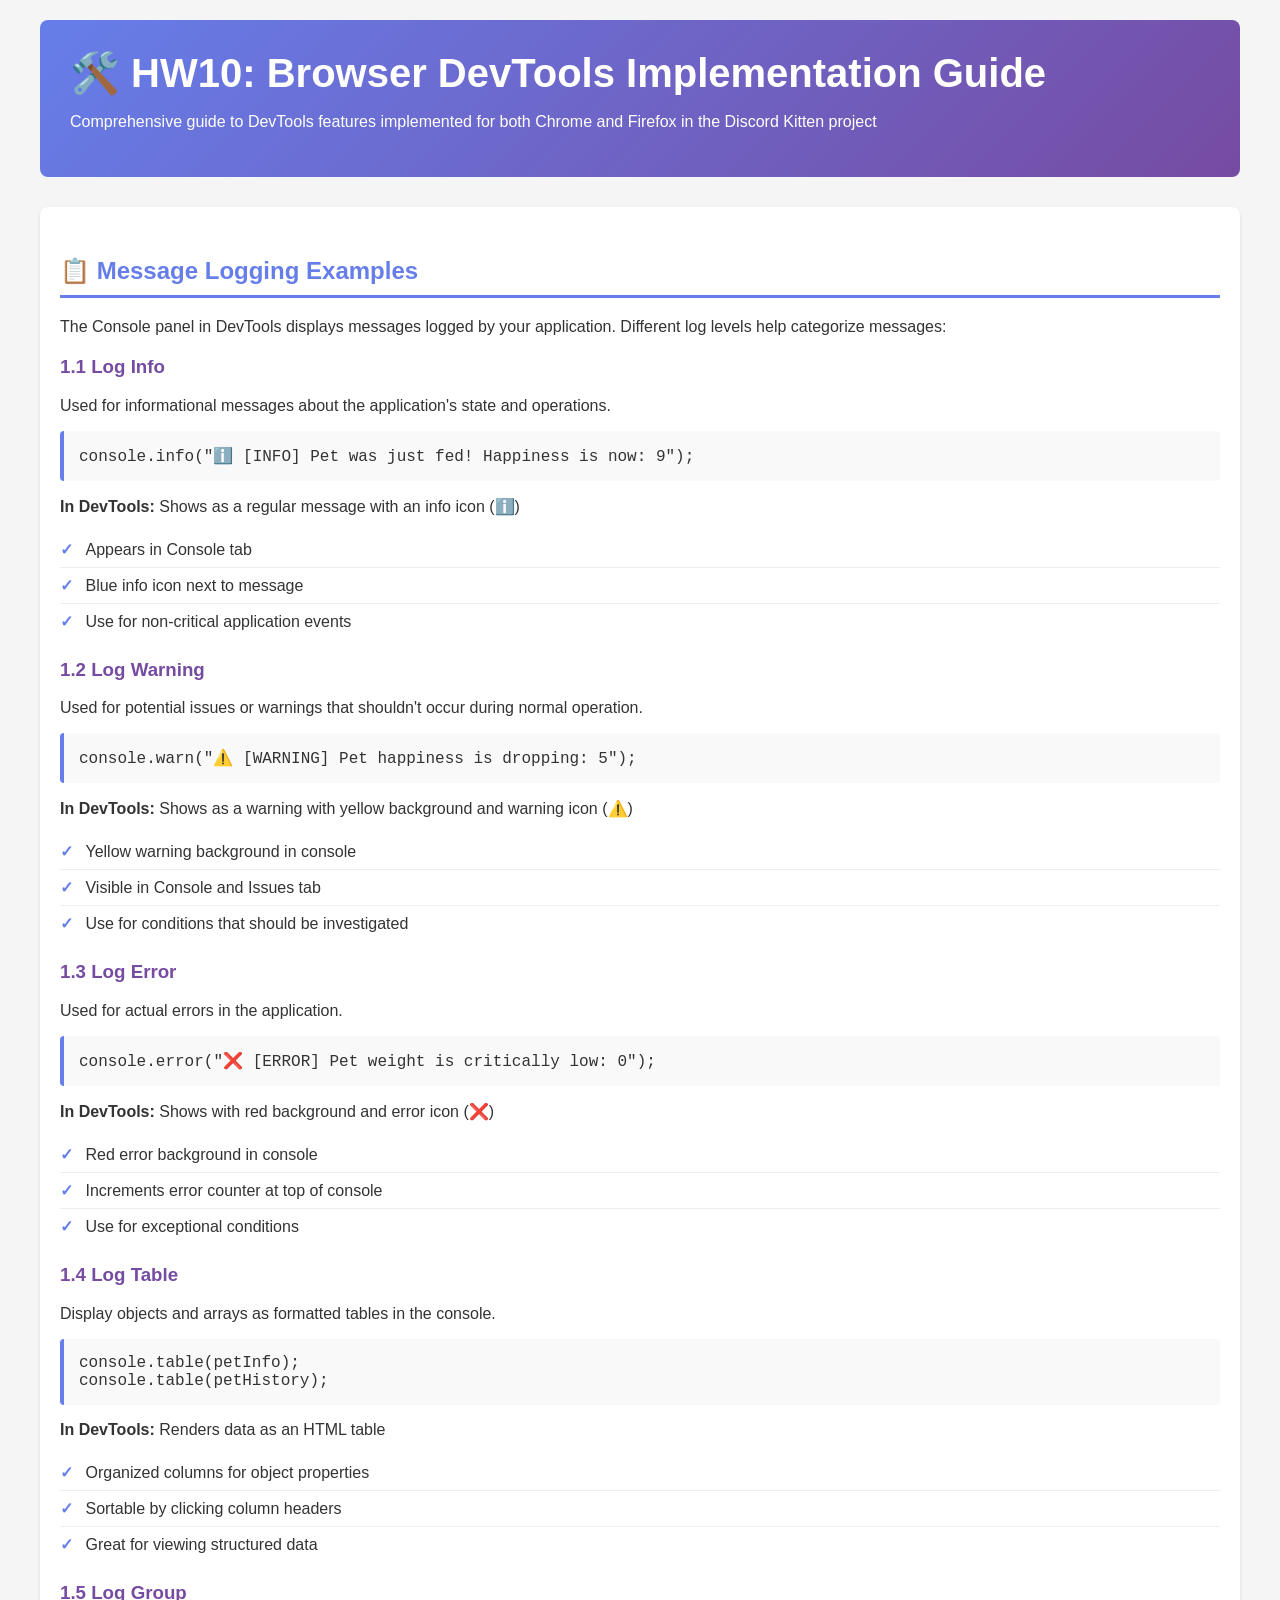
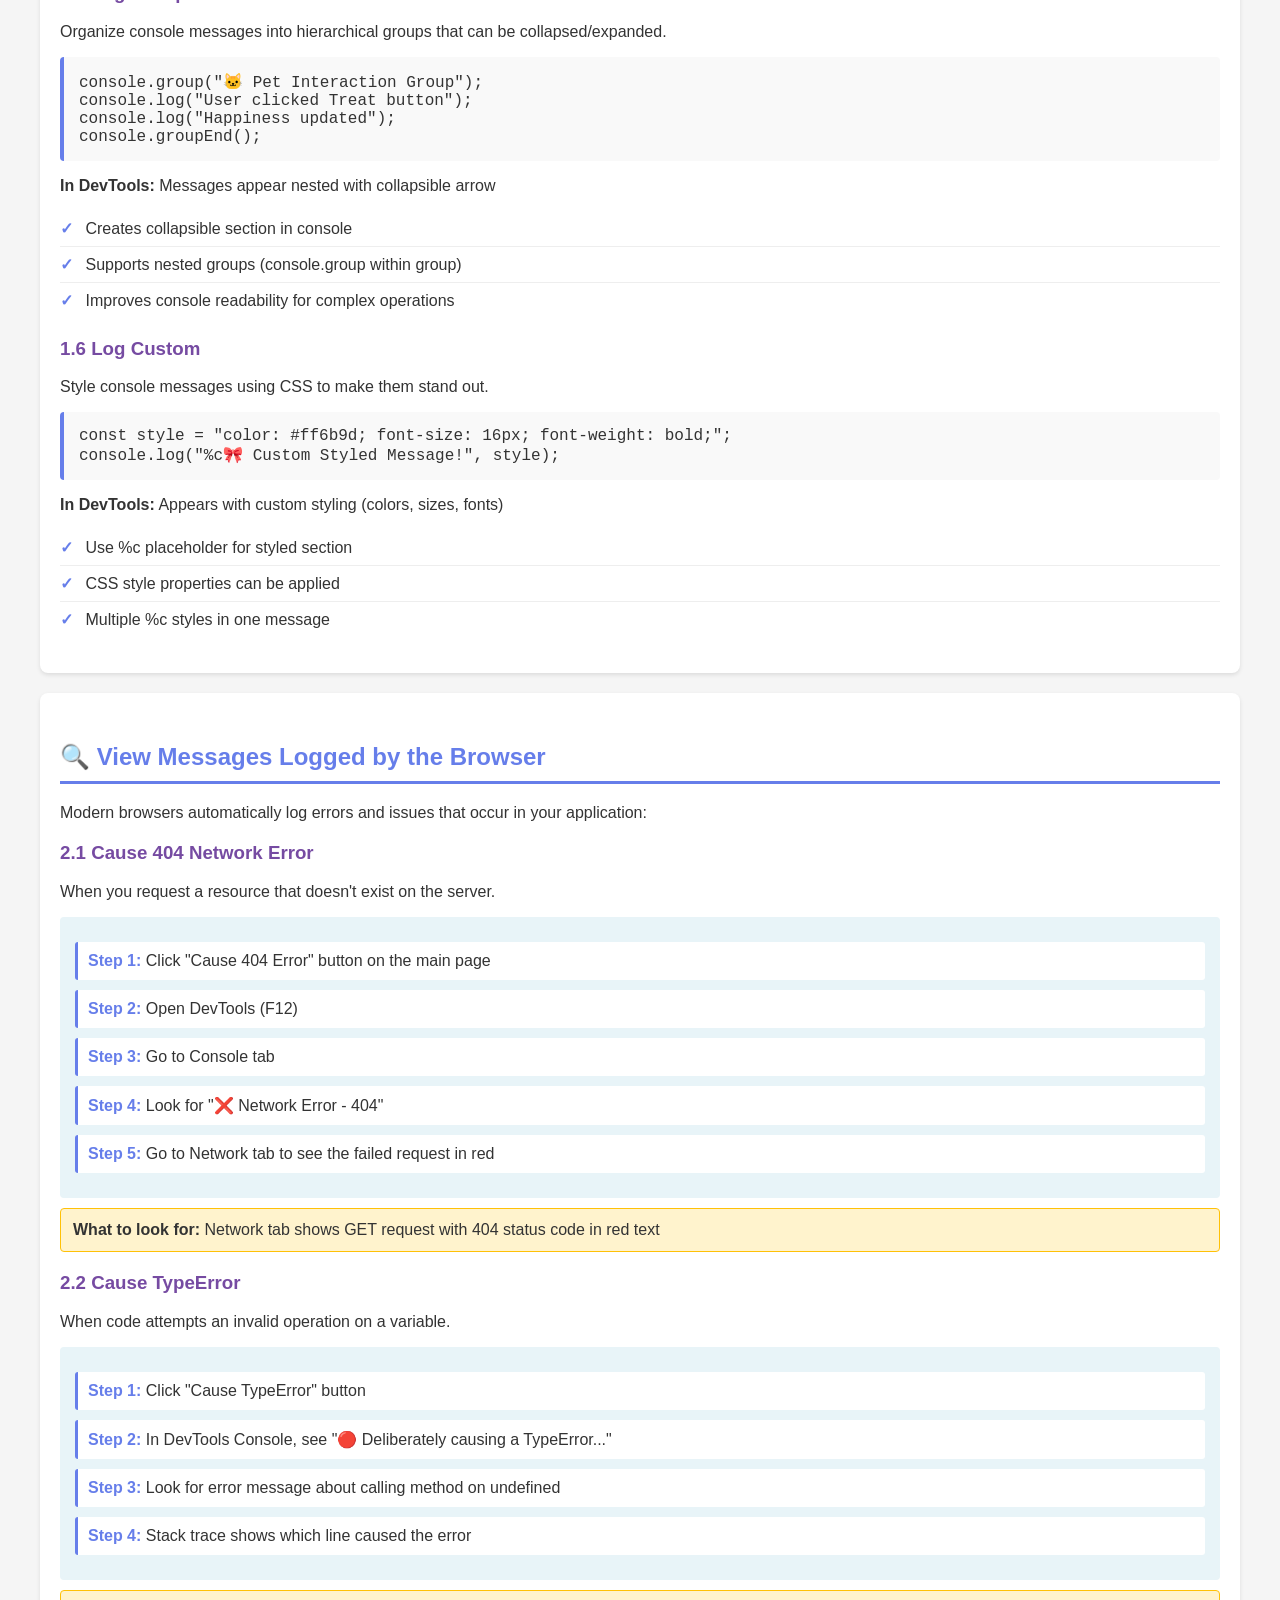
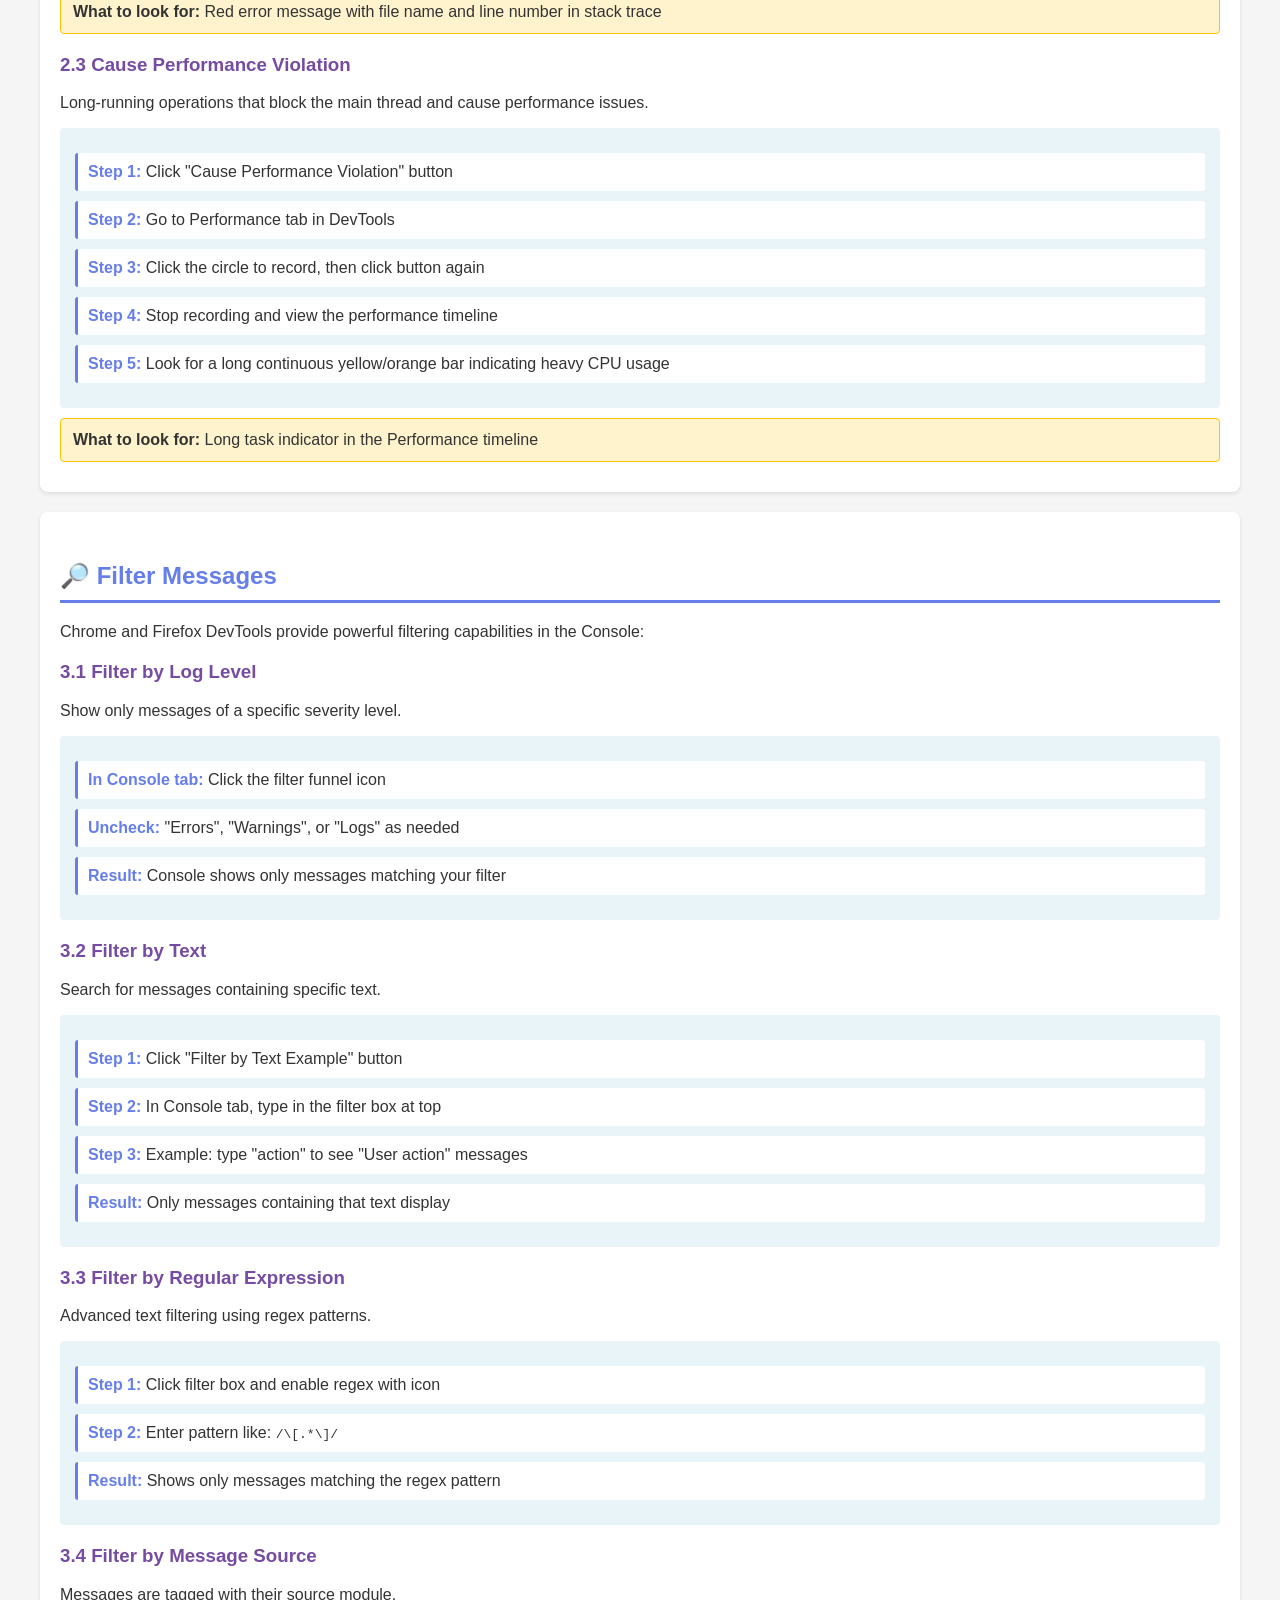
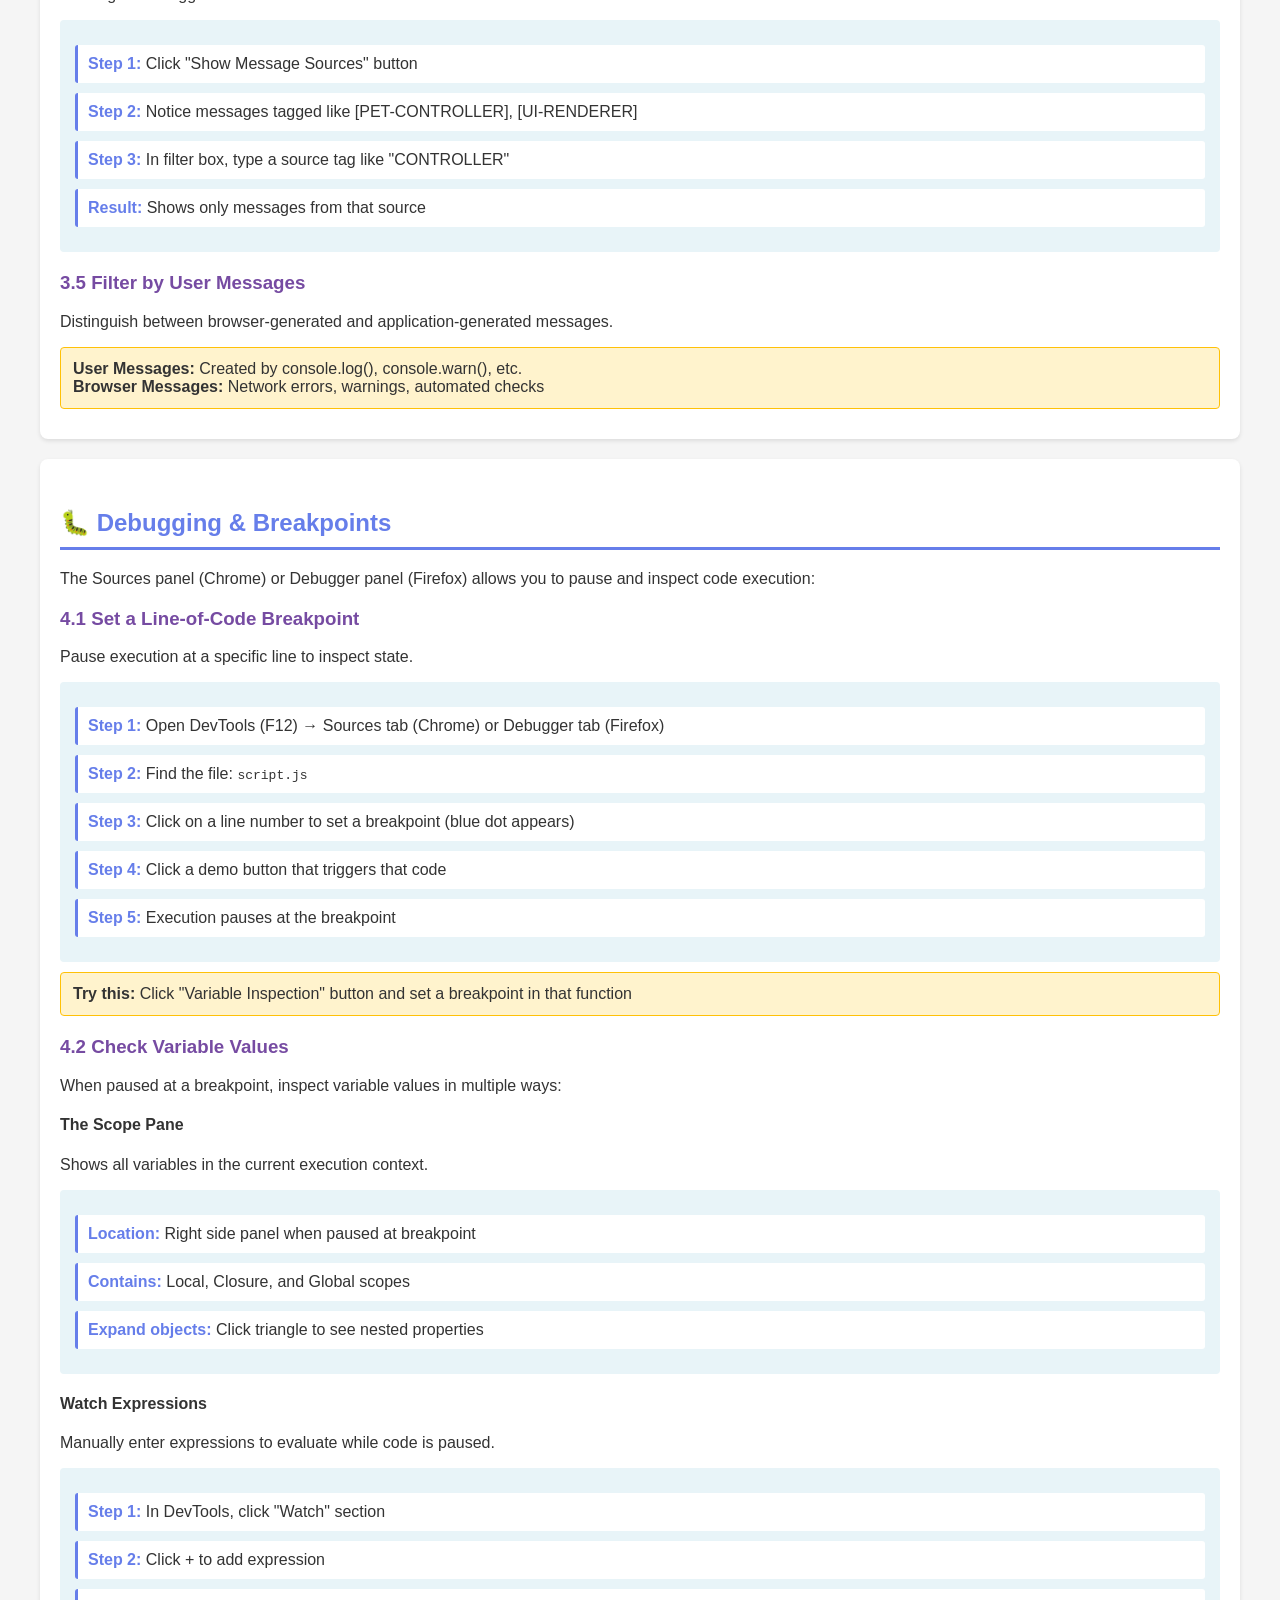
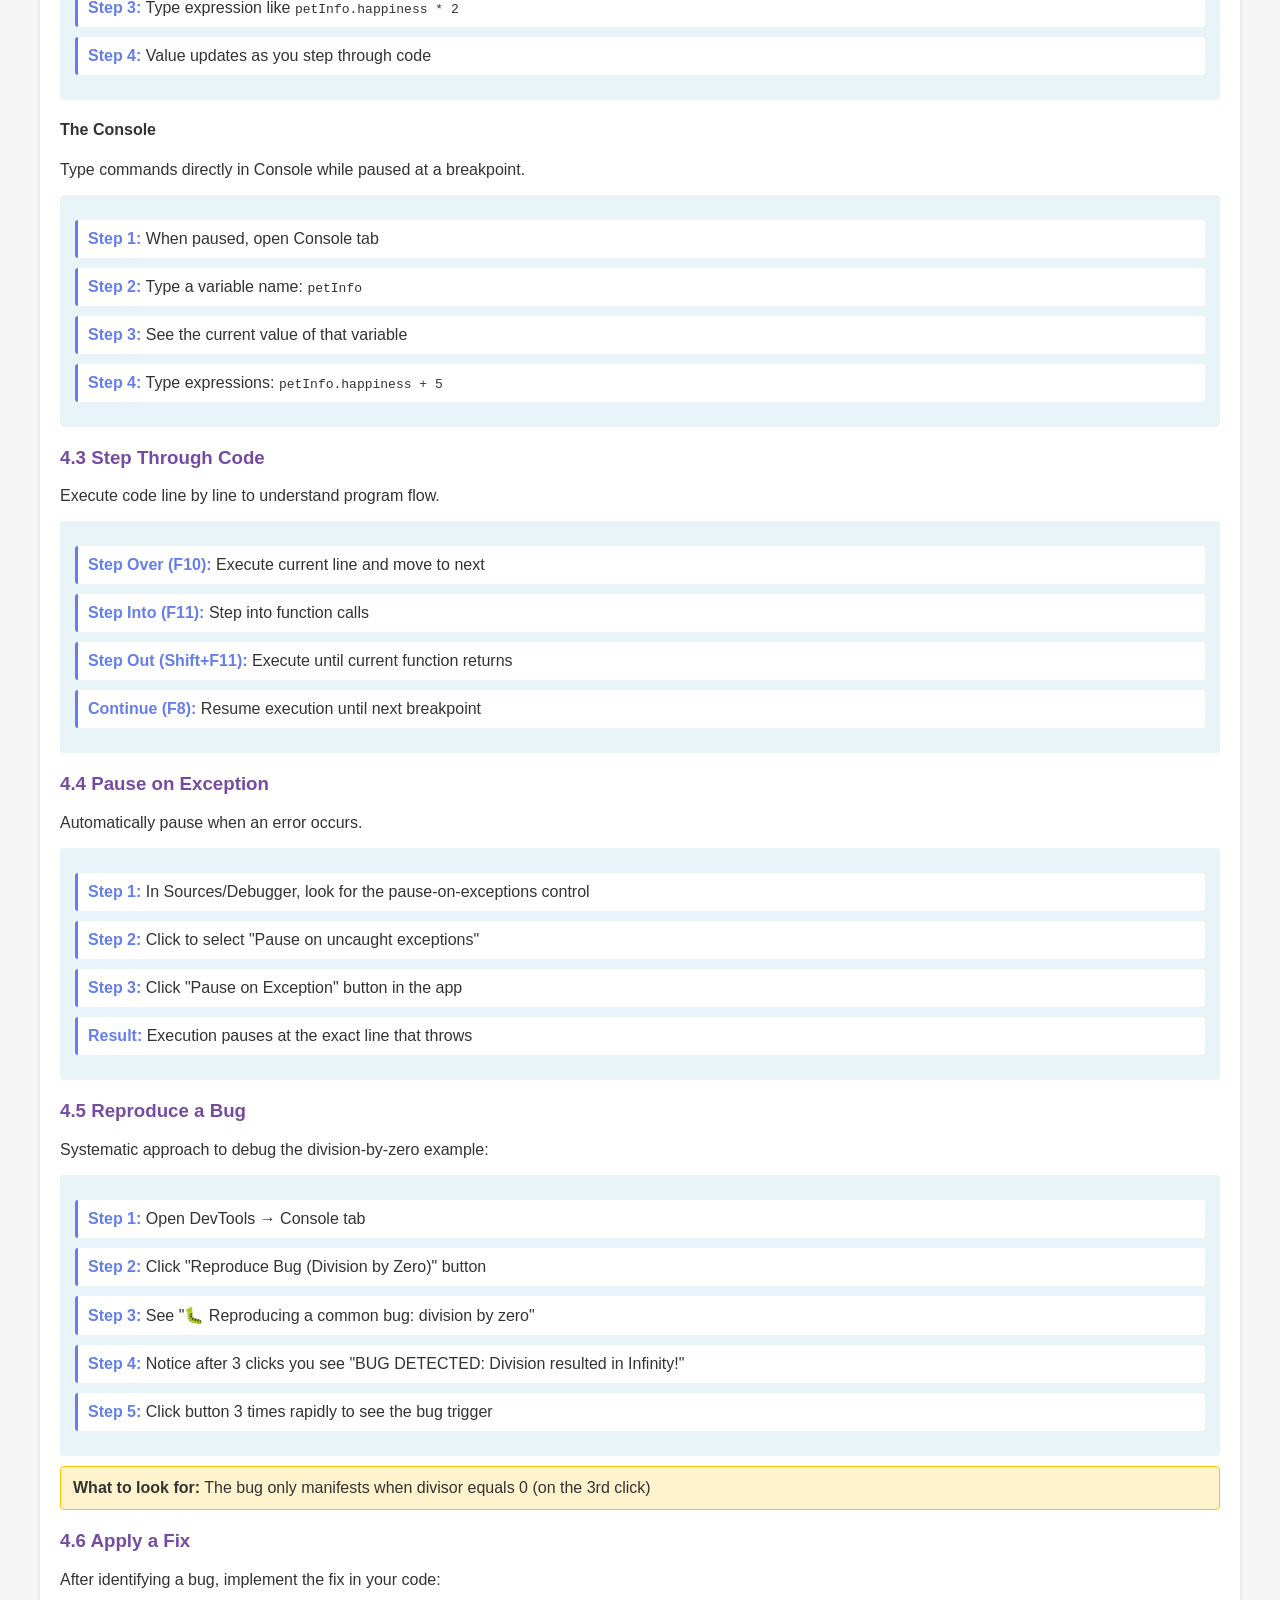
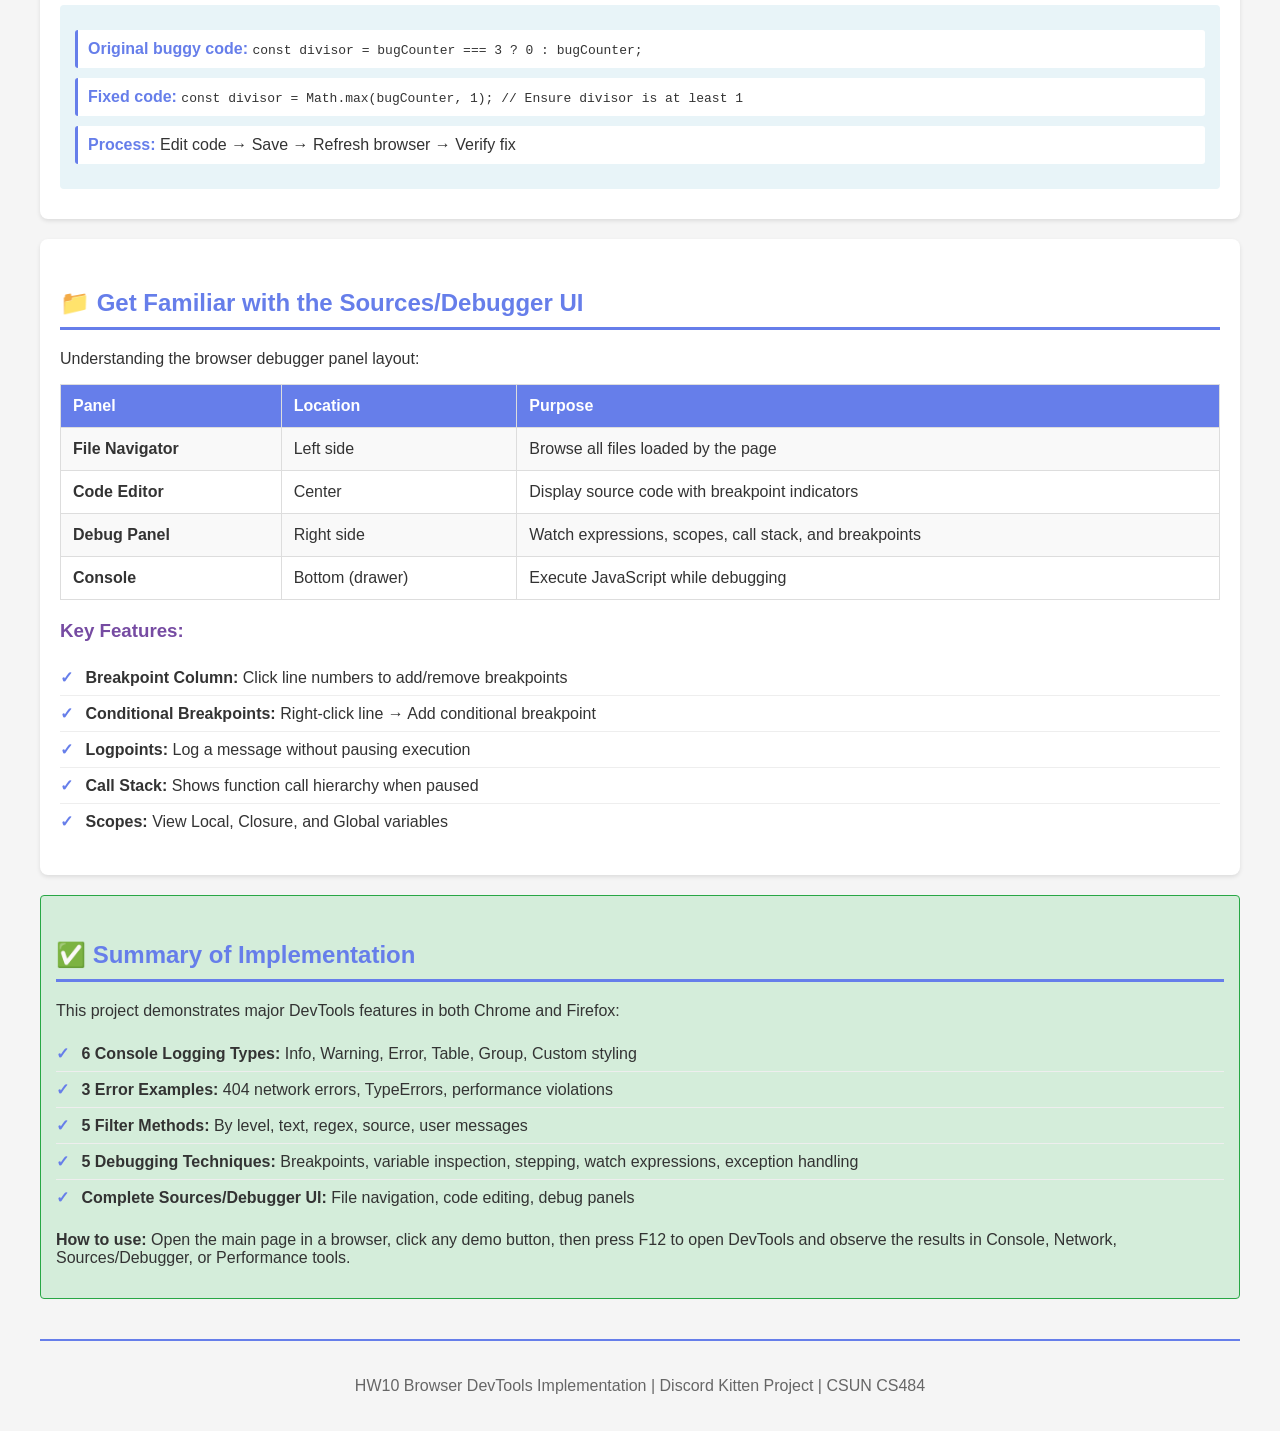
<file: assets/DEVTOOLS_GUIDE.html>
<!DOCTYPE html>
<html lang="en">
<head>
    <meta charset="UTF-8">
    <meta name="viewport" content="width=device-width, initial-scale=1.0">
    <title>HW10 Browser DevTools Implementation Guide</title>
    <style>
        body {
            font-family: 'Segoe UI', Tahoma, Geneva, Verdana, sans-serif;
            max-width: 1200px;
            margin: 0 auto;
            padding: 20px;
            background-color: #f5f5f5;
            color: #333;
        }
        header {
            background: linear-gradient(135deg, #667eea 0%, #764ba2 100%);
            color: white;
            padding: 30px;
            border-radius: 8px;
            margin-bottom: 30px;
        }
        h1 {
            margin: 0;
            font-size: 2.5em;
        }
        h2 {
            color: #667eea;
            border-bottom: 3px solid #667eea;
            padding-bottom: 10px;
            margin-top: 30px;
        }
        h3 {
            color: #764ba2;
            margin-top: 20px;
        }
        .section {
            background: white;
            padding: 20px;
            margin-bottom: 20px;
            border-radius: 8px;
            box-shadow: 0 2px 4px rgba(0,0,0,0.1);
        }
        .example {
            background: #f9f9f9;
            border-left: 4px solid #667eea;
            padding: 15px;
            margin: 10px 0;
            border-radius: 4px;
            font-family: 'Courier New', monospace;
        }
        .code-block {
            background: #2d2d2d;
            color: #f8f8f2;
            padding: 15px;
            border-radius: 4px;
            overflow-x: auto;
            font-family: 'Courier New', monospace;
            font-size: 13px;
            margin: 10px 0;
        }
        .feature-list {
            list-style: none;
            padding: 0;
        }
        .feature-list li {
            padding: 8px 0;
            border-bottom: 1px solid #eee;
        }
        .feature-list li:last-child {
            border-bottom: none;
        }
        .feature-list li:before {
            content: "✓ ";
            color: #667eea;
            font-weight: bold;
            margin-right: 8px;
        }
        .steps {
            background: #e8f4f8;
            padding: 15px;
            border-radius: 4px;
            margin: 10px 0;
        }
        .step {
            margin: 10px 0;
            padding: 10px;
            background: white;
            border-left: 3px solid #667eea;
            border-radius: 3px;
        }
        .step strong {
            color: #667eea;
        }
        table {
            width: 100%;
            border-collapse: collapse;
            margin: 15px 0;
        }
        th, td {
            border: 1px solid #ddd;
            padding: 12px;
            text-align: left;
        }
        th {
            background: #667eea;
            color: white;
        }
        tr:nth-child(even) {
            background: #f9f9f9;
        }
        .button-demo {
            display: inline-block;
            background: #667eea;
            color: white;
            padding: 8px 12px;
            border-radius: 4px;
            margin: 5px;
            font-size: 12px;
            cursor: pointer;
        }
        .note {
            background: #fff3cd;
            border: 1px solid #ffc107;
            padding: 12px;
            border-radius: 4px;
            margin: 10px 0;
        }
        .summary-box {
            background: #d4edda;
            border: 1px solid #28a745;
            padding: 15px;
            border-radius: 4px;
            margin: 20px 0;
        }
    </style>
</head>
<body>
    <header>
        <h1>🛠️ HW10: Browser DevTools Implementation Guide</h1>
        <p>Comprehensive guide to DevTools features implemented for both Chrome and Firefox in the Discord Kitten project</p>
    </header>

    <!-- 1. MESSAGE LOGGING SECTION -->
    <div class="section">
        <h2>📋 Message Logging Examples</h2>
        <p>The Console panel in DevTools displays messages logged by your application. Different log levels help categorize messages:</p>

        <h3>1.1 Log Info</h3>
        <p>Used for informational messages about the application's state and operations.</p>
        <div class="example">
            console.info("ℹ️ [INFO] Pet was just fed! Happiness is now: 9");
        </div>
        <p><strong>In DevTools:</strong> Shows as a regular message with an info icon (ℹ️)</p>
        <ul class="feature-list">
            <li>Appears in Console tab</li>
            <li>Blue info icon next to message</li>
            <li>Use for non-critical application events</li>
        </ul>

        <h3>1.2 Log Warning</h3>
        <p>Used for potential issues or warnings that shouldn't occur during normal operation.</p>
        <div class="example">
            console.warn("⚠️ [WARNING] Pet happiness is dropping: 5");
        </div>
        <p><strong>In DevTools:</strong> Shows as a warning with yellow background and warning icon (⚠️)</p>
        <ul class="feature-list">
            <li>Yellow warning background in console</li>
            <li>Visible in Console and Issues tab</li>
            <li>Use for conditions that should be investigated</li>
        </ul>

        <h3>1.3 Log Error</h3>
        <p>Used for actual errors in the application.</p>
        <div class="example">
            console.error("❌ [ERROR] Pet weight is critically low: 0");
        </div>
        <p><strong>In DevTools:</strong> Shows with red background and error icon (❌)</p>
        <ul class="feature-list">
            <li>Red error background in console</li>
            <li>Increments error counter at top of console</li>
            <li>Use for exceptional conditions</li>
        </ul>

        <h3>1.4 Log Table</h3>
        <p>Display objects and arrays as formatted tables in the console.</p>
        <div class="example">
            console.table(petInfo);<br>
            console.table(petHistory);
        </div>
        <p><strong>In DevTools:</strong> Renders data as an HTML table</p>
        <ul class="feature-list">
            <li>Organized columns for object properties</li>
            <li>Sortable by clicking column headers</li>
            <li>Great for viewing structured data</li>
        </ul>

        <h3>1.5 Log Group</h3>
        <p>Organize console messages into hierarchical groups that can be collapsed/expanded.</p>
        <div class="example">
            console.group("🐱 Pet Interaction Group");<br>
            console.log("User clicked Treat button");<br>
            console.log("Happiness updated");<br>
            console.groupEnd();
        </div>
        <p><strong>In DevTools:</strong> Messages appear nested with collapsible arrow</p>
        <ul class="feature-list">
            <li>Creates collapsible section in console</li>
            <li>Supports nested groups (console.group within group)</li>
            <li>Improves console readability for complex operations</li>
        </ul>

        <h3>1.6 Log Custom</h3>
        <p>Style console messages using CSS to make them stand out.</p>
        <div class="example">
            const style = "color: #ff6b9d; font-size: 16px; font-weight: bold;";<br>
            console.log("%c🎀 Custom Styled Message!", style);
        </div>
        <p><strong>In DevTools:</strong> Appears with custom styling (colors, sizes, fonts)</p>
        <ul class="feature-list">
            <li>Use %c placeholder for styled section</li>
            <li>CSS style properties can be applied</li>
            <li>Multiple %c styles in one message</li>
        </ul>
    </div>

    <!-- 2. VIEW MESSAGES LOGGED BY BROWSER -->
    <div class="section">
        <h2>🔍 View Messages Logged by the Browser</h2>
        <p>Modern browsers automatically log errors and issues that occur in your application:</p>

        <h3>2.1 Cause 404 Network Error</h3>
        <p>When you request a resource that doesn't exist on the server.</p>
        <div class="steps">
            <div class="step"><strong>Step 1:</strong> Click "Cause 404 Error" button on the main page</div>
            <div class="step"><strong>Step 2:</strong> Open DevTools (F12)</div>
            <div class="step"><strong>Step 3:</strong> Go to Console tab</div>
            <div class="step"><strong>Step 4:</strong> Look for "❌ Network Error - 404"</div>
            <div class="step"><strong>Step 5:</strong> Go to Network tab to see the failed request in red</div>
        </div>
        <div class="note">
            <strong>What to look for:</strong> Network tab shows GET request with 404 status code in red text
        </div>

        <h3>2.2 Cause TypeError</h3>
        <p>When code attempts an invalid operation on a variable.</p>
        <div class="steps">
            <div class="step"><strong>Step 1:</strong> Click "Cause TypeError" button</div>
            <div class="step"><strong>Step 2:</strong> In DevTools Console, see "🔴 Deliberately causing a TypeError..."</div>
            <div class="step"><strong>Step 3:</strong> Look for error message about calling method on undefined</div>
            <div class="step"><strong>Step 4:</strong> Stack trace shows which line caused the error</div>
        </div>
        <div class="note">
            <strong>What to look for:</strong> Red error message with file name and line number in stack trace
        </div>

        <h3>2.3 Cause Performance Violation</h3>
        <p>Long-running operations that block the main thread and cause performance issues.</p>
        <div class="steps">
            <div class="step"><strong>Step 1:</strong> Click "Cause Performance Violation" button</div>
            <div class="step"><strong>Step 2:</strong> Go to Performance tab in DevTools</div>
            <div class="step"><strong>Step 3:</strong> Click the circle to record, then click button again</div>
            <div class="step"><strong>Step 4:</strong> Stop recording and view the performance timeline</div>
            <div class="step"><strong>Step 5:</strong> Look for a long continuous yellow/orange bar indicating heavy CPU usage</div>
        </div>
        <div class="note">
            <strong>What to look for:</strong> Long task indicator in the Performance timeline
        </div>
    </div>

    <!-- 3. FILTER MESSAGES -->
    <div class="section">
        <h2>🔎 Filter Messages</h2>
        <p>Chrome and Firefox DevTools provide powerful filtering capabilities in the Console:</p>

        <h3>3.1 Filter by Log Level</h3>
        <p>Show only messages of a specific severity level.</p>
        <div class="steps">
            <div class="step"><strong>In Console tab:</strong> Click the filter funnel icon</div>
            <div class="step"><strong>Uncheck:</strong> "Errors", "Warnings", or "Logs" as needed</div>
            <div class="step"><strong>Result:</strong> Console shows only messages matching your filter</div>
        </div>

        <h3>3.2 Filter by Text</h3>
        <p>Search for messages containing specific text.</p>
        <div class="steps">
            <div class="step"><strong>Step 1:</strong> Click "Filter by Text Example" button</div>
            <div class="step"><strong>Step 2:</strong> In Console tab, type in the filter box at top</div>
            <div class="step"><strong>Step 3:</strong> Example: type "action" to see "User action" messages</div>
            <div class="step"><strong>Result:</strong> Only messages containing that text display</div>
        </div>

        <h3>3.3 Filter by Regular Expression</h3>
        <p>Advanced text filtering using regex patterns.</p>
        <div class="steps">
            <div class="step"><strong>Step 1:</strong> Click filter box and enable regex with icon</div>
            <div class="step"><strong>Step 2:</strong> Enter pattern like: <code>/\[.*\]/</code></div>
            <div class="step"><strong>Result:</strong> Shows only messages matching the regex pattern</div>
        </div>

        <h3>3.4 Filter by Message Source</h3>
        <p>Messages are tagged with their source module.</p>
        <div class="steps">
            <div class="step"><strong>Step 1:</strong> Click "Show Message Sources" button</div>
            <div class="step"><strong>Step 2:</strong> Notice messages tagged like [PET-CONTROLLER], [UI-RENDERER]</div>
            <div class="step"><strong>Step 3:</strong> In filter box, type a source tag like "CONTROLLER"</div>
            <div class="step"><strong>Result:</strong> Shows only messages from that source</div>
        </div>

        <h3>3.5 Filter by User Messages</h3>
        <p>Distinguish between browser-generated and application-generated messages.</p>
        <div class="note">
            <strong>User Messages:</strong> Created by console.log(), console.warn(), etc.<br>
            <strong>Browser Messages:</strong> Network errors, warnings, automated checks
        </div>
    </div>

    <!-- 4. DEBUGGING & BREAKPOINTS -->
    <div class="section">
        <h2>🐛 Debugging & Breakpoints</h2>
        <p>The Sources panel (Chrome) or Debugger panel (Firefox) allows you to pause and inspect code execution:</p>

        <h3>4.1 Set a Line-of-Code Breakpoint</h3>
        <p>Pause execution at a specific line to inspect state.</p>
        <div class="steps">
            <div class="step"><strong>Step 1:</strong> Open DevTools (F12) → Sources tab (Chrome) or Debugger tab (Firefox)</div>
            <div class="step"><strong>Step 2:</strong> Find the file: <code>script.js</code></div>
            <div class="step"><strong>Step 3:</strong> Click on a line number to set a breakpoint (blue dot appears)</div>
            <div class="step"><strong>Step 4:</strong> Click a demo button that triggers that code</div>
            <div class="step"><strong>Step 5:</strong> Execution pauses at the breakpoint</div>
        </div>
        <div class="note">
            <strong>Try this:</strong> Click "Variable Inspection" button and set a breakpoint in that function
        </div>

        <h3>4.2 Check Variable Values</h3>
        <p>When paused at a breakpoint, inspect variable values in multiple ways:</p>

        <h4>The Scope Pane</h4>
        <p>Shows all variables in the current execution context.</p>
        <div class="steps">
            <div class="step"><strong>Location:</strong> Right side panel when paused at breakpoint</div>
            <div class="step"><strong>Contains:</strong> Local, Closure, and Global scopes</div>
            <div class="step"><strong>Expand objects:</strong> Click triangle to see nested properties</div>
        </div>

        <h4>Watch Expressions</h4>
        <p>Manually enter expressions to evaluate while code is paused.</p>
        <div class="steps">
            <div class="step"><strong>Step 1:</strong> In DevTools, click "Watch" section</div>
            <div class="step"><strong>Step 2:</strong> Click + to add expression</div>
            <div class="step"><strong>Step 3:</strong> Type expression like <code>petInfo.happiness * 2</code></div>
            <div class="step"><strong>Step 4:</strong> Value updates as you step through code</div>
        </div>

        <h4>The Console</h4>
        <p>Type commands directly in Console while paused at a breakpoint.</p>
        <div class="steps">
            <div class="step"><strong>Step 1:</strong> When paused, open Console tab</div>
            <div class="step"><strong>Step 2:</strong> Type a variable name: <code>petInfo</code></div>
            <div class="step"><strong>Step 3:</strong> See the current value of that variable</div>
            <div class="step"><strong>Step 4:</strong> Type expressions: <code>petInfo.happiness + 5</code></div>
        </div>

        <h3>4.3 Step Through Code</h3>
        <p>Execute code line by line to understand program flow.</p>
        <div class="steps">
            <div class="step"><strong>Step Over (F10):</strong> Execute current line and move to next</div>
            <div class="step"><strong>Step Into (F11):</strong> Step into function calls</div>
            <div class="step"><strong>Step Out (Shift+F11):</strong> Execute until current function returns</div>
            <div class="step"><strong>Continue (F8):</strong> Resume execution until next breakpoint</div>
        </div>

        <h3>4.4 Pause on Exception</h3>
        <p>Automatically pause when an error occurs.</p>
        <div class="steps">
            <div class="step"><strong>Step 1:</strong> In Sources/Debugger, look for the pause-on-exceptions control</div>
            <div class="step"><strong>Step 2:</strong> Click to select "Pause on uncaught exceptions"</div>
            <div class="step"><strong>Step 3:</strong> Click "Pause on Exception" button in the app</div>
            <div class="step"><strong>Result:</strong> Execution pauses at the exact line that throws</div>
        </div>

        <h3>4.5 Reproduce a Bug</h3>
        <p>Systematic approach to debug the division-by-zero example:</p>
        <div class="steps">
            <div class="step"><strong>Step 1:</strong> Open DevTools → Console tab</div>
            <div class="step"><strong>Step 2:</strong> Click "Reproduce Bug (Division by Zero)" button</div>
            <div class="step"><strong>Step 3:</strong> See "🐛 Reproducing a common bug: division by zero"</div>
            <div class="step"><strong>Step 4:</strong> Notice after 3 clicks you see "BUG DETECTED: Division resulted in Infinity!"</div>
            <div class="step"><strong>Step 5:</strong> Click button 3 times rapidly to see the bug trigger</div>
        </div>
        <div class="note">
            <strong>What to look for:</strong> The bug only manifests when divisor equals 0 (on the 3rd click)
        </div>

        <h3>4.6 Apply a Fix</h3>
        <p>After identifying a bug, implement the fix in your code:</p>
        <div class="steps">
            <div class="step"><strong>Original buggy code:</strong> <code>const divisor = bugCounter === 3 ? 0 : bugCounter;</code></div>
            <div class="step"><strong>Fixed code:</strong> <code>const divisor = Math.max(bugCounter, 1); // Ensure divisor is at least 1</code></div>
            <div class="step"><strong>Process:</strong> Edit code → Save → Refresh browser → Verify fix</div>
        </div>
    </div>

    <!-- 5. SOURCES/DEBUGGER UI -->
    <div class="section">
        <h2>📁 Get Familiar with the Sources/Debugger UI</h2>
        <p>Understanding the browser debugger panel layout:</p>

        <table>
            <tr>
                <th>Panel</th>
                <th>Location</th>
                <th>Purpose</th>
            </tr>
            <tr>
                <td><strong>File Navigator</strong></td>
                <td>Left side</td>
                <td>Browse all files loaded by the page</td>
            </tr>
            <tr>
                <td><strong>Code Editor</strong></td>
                <td>Center</td>
                <td>Display source code with breakpoint indicators</td>
            </tr>
            <tr>
                <td><strong>Debug Panel</strong></td>
                <td>Right side</td>
                <td>Watch expressions, scopes, call stack, and breakpoints</td>
            </tr>
            <tr>
                <td><strong>Console</strong></td>
                <td>Bottom (drawer)</td>
                <td>Execute JavaScript while debugging</td>
            </tr>
        </table>

        <h3>Key Features:</h3>
        <ul class="feature-list">
            <li><strong>Breakpoint Column:</strong> Click line numbers to add/remove breakpoints</li>
            <li><strong>Conditional Breakpoints:</strong> Right-click line → Add conditional breakpoint</li>
            <li><strong>Logpoints:</strong> Log a message without pausing execution</li>
            <li><strong>Call Stack:</strong> Shows function call hierarchy when paused</li>
            <li><strong>Scopes:</strong> View Local, Closure, and Global variables</li>
        </ul>
    </div>

    <!-- SUMMARY -->
    <div class="summary-box">
        <h2>✅ Summary of Implementation</h2>
        <p>This project demonstrates major DevTools features in both Chrome and Firefox:</p>
        <ul class="feature-list">
            <li><strong>6 Console Logging Types:</strong> Info, Warning, Error, Table, Group, Custom styling</li>
            <li><strong>3 Error Examples:</strong> 404 network errors, TypeErrors, performance violations</li>
            <li><strong>5 Filter Methods:</strong> By level, text, regex, source, user messages</li>
            <li><strong>5 Debugging Techniques:</strong> Breakpoints, variable inspection, stepping, watch expressions, exception handling</li>
            <li><strong>Complete Sources/Debugger UI:</strong> File navigation, code editing, debug panels</li>
        </ul>
        <p><strong>How to use:</strong> Open the main page in a browser, click any demo button, then press F12 to open DevTools and observe the results in Console, Network, Sources/Debugger, or Performance tools.</p>
    </div>

    <footer style="margin-top: 40px; padding-top: 20px; border-top: 2px solid #667eea; text-align: center; color: #666;">
        <p>HW10 Browser DevTools Implementation | Discord Kitten Project | CSUN CS484</p>
    </footer>
</body>
</html>
</file>
